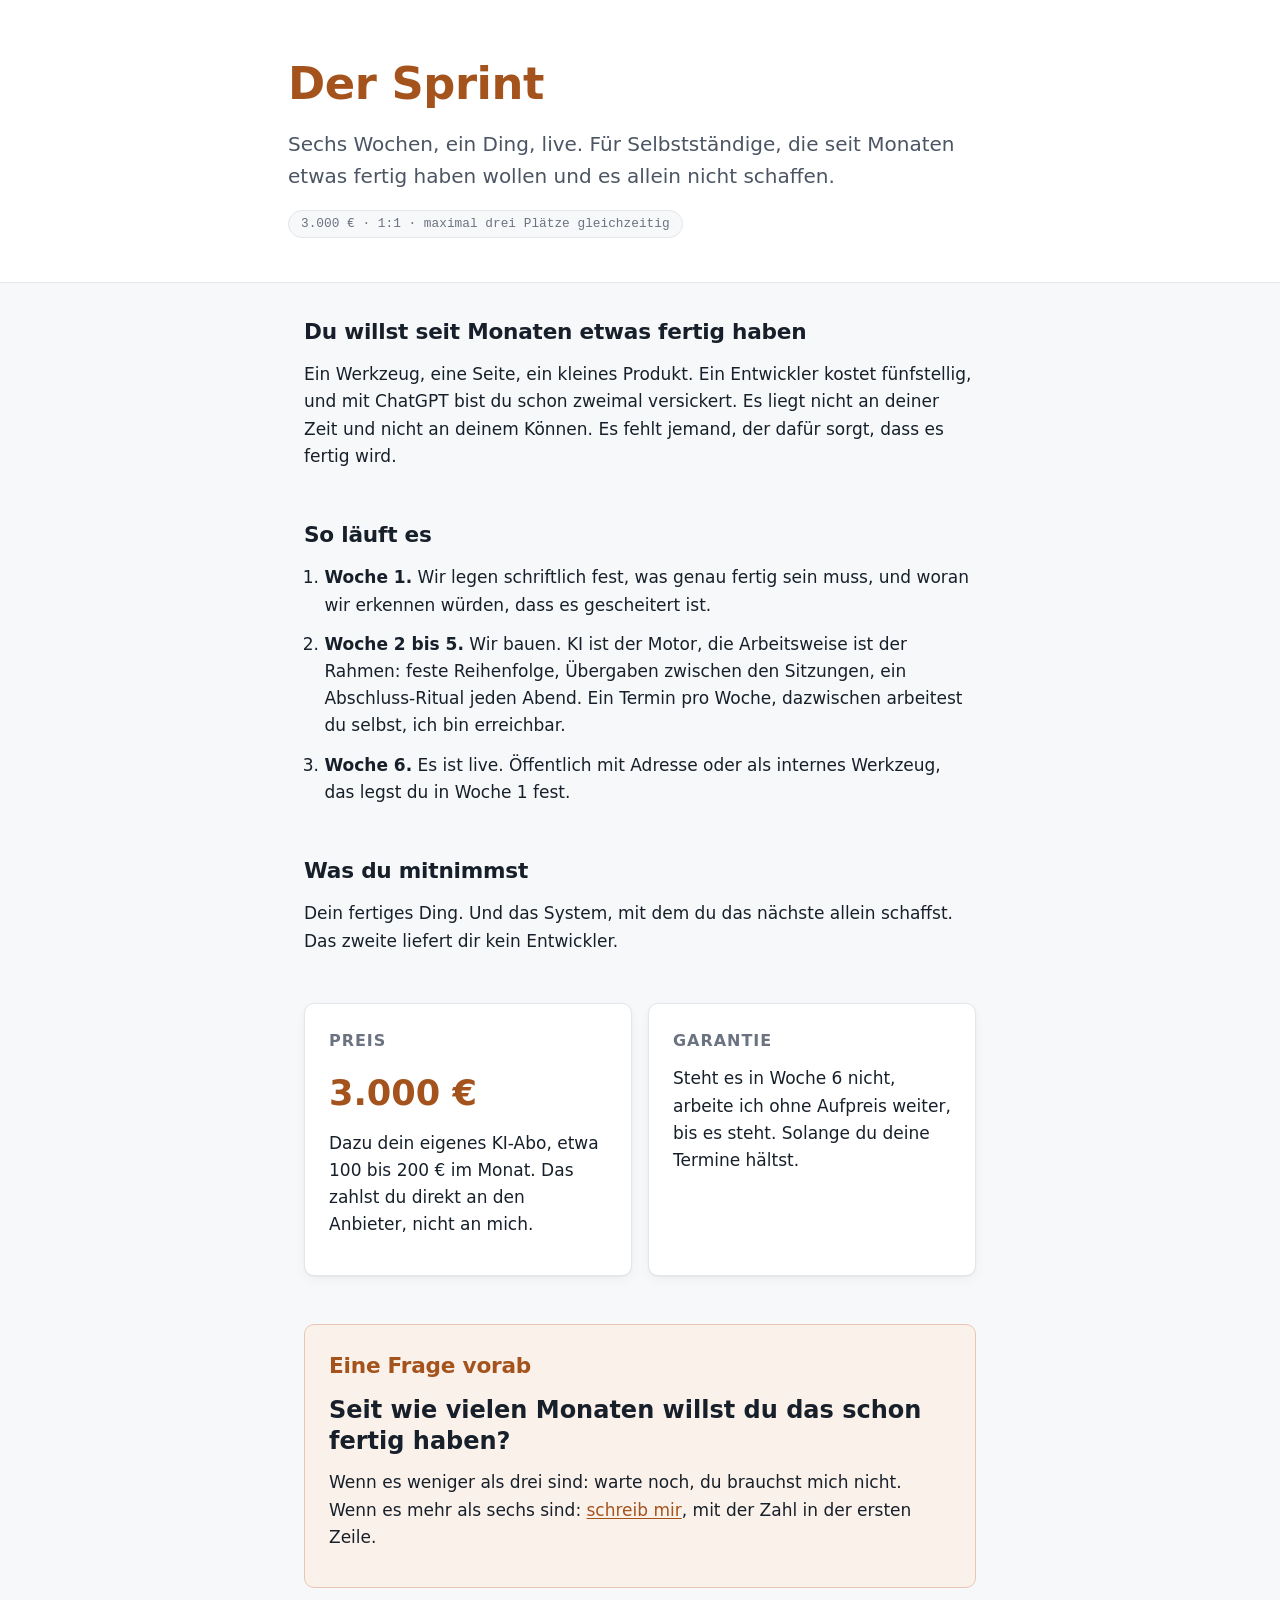
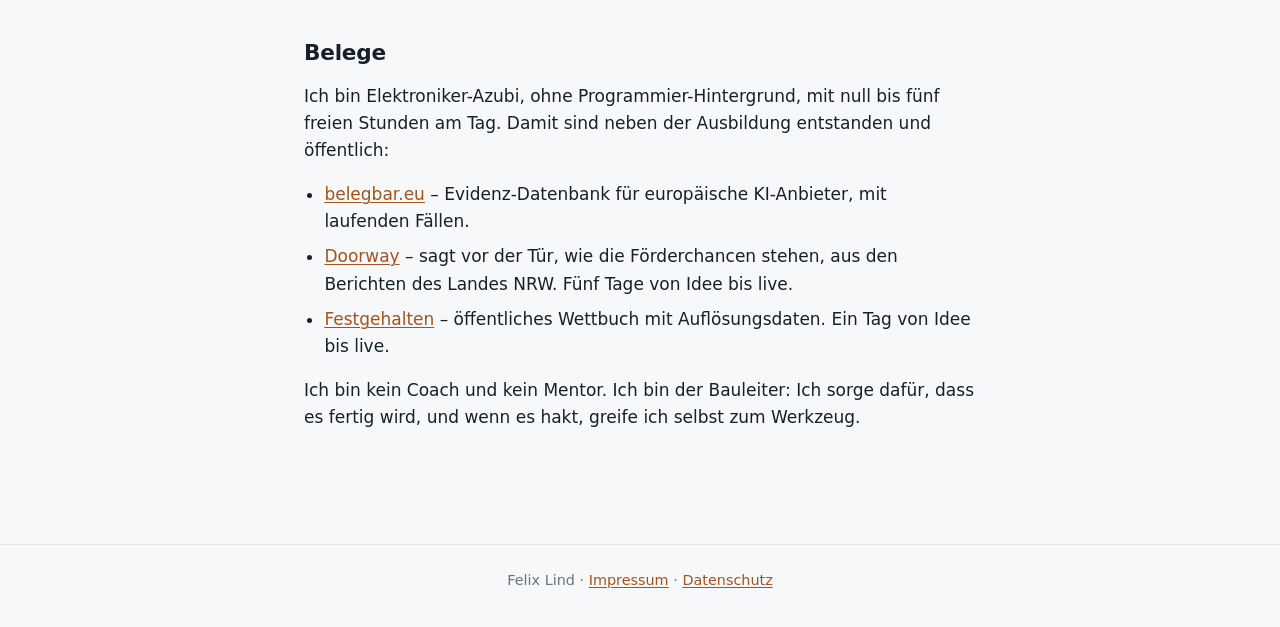
<file: site/index.html>
<!doctype html>
<html lang="de">
<head>
<meta charset="utf-8">
<meta name="viewport" content="width=device-width, initial-scale=1">
<title>Der Sprint — sechs Wochen, ein Ding, live</title>
<meta name="description" content="Sechs Wochen Bauleitung für Solo-Selbstständige, die ihr digitales Werkzeug seit Monaten nicht fertig bekommen. 3.000 €, mit Garantie.">
<link rel="stylesheet" href="stil.css">
</head>
<body>
<header>
  <div class="innen">
  <h1>Der Sprint</h1>
  <p class="claim">Sechs Wochen, ein Ding, live. Für Selbstständige, die seit Monaten etwas fertig haben wollen und es allein nicht schaffen.</p>
  <p class="stand">3.000 € · 1:1 · maximal drei Plätze gleichzeitig</p>
  </div>
</header>

<main>
  <section aria-labelledby="fuer-wen">
    <h2 id="fuer-wen">Du willst seit Monaten etwas fertig haben</h2>
    <p>Ein Werkzeug, eine Seite, ein kleines Produkt. Ein Entwickler kostet fünfstellig, und mit ChatGPT bist du schon zweimal versickert. Es liegt nicht an deiner Zeit und nicht an deinem Können. Es fehlt jemand, der dafür sorgt, dass es fertig wird.</p>
  </section>

  <section aria-labelledby="ablauf">
    <h2 id="ablauf">So läuft es</h2>
    <ol class="wochen">
      <li><strong>Woche 1.</strong> Wir legen schriftlich fest, was genau fertig sein muss, und woran wir erkennen würden, dass es gescheitert ist.</li>
      <li><strong>Woche 2 bis 5.</strong> Wir bauen. KI ist der Motor, die Arbeitsweise ist der Rahmen: feste Reihenfolge, Übergaben zwischen den Sitzungen, ein Abschluss-Ritual jeden Abend. Ein Termin pro Woche, dazwischen arbeitest du selbst, ich bin erreichbar.</li>
      <li><strong>Woche 6.</strong> Es ist live. Öffentlich mit Adresse oder als internes Werkzeug, das legst du in Woche 1 fest.</li>
    </ol>
  </section>

  <section aria-labelledby="mitnahme">
    <h2 id="mitnahme">Was du mitnimmst</h2>
    <p>Dein fertiges Ding. Und das System, mit dem du das nächste allein schaffst. Das zweite liefert dir kein Entwickler.</p>
  </section>

  <section class="karten" aria-label="Preis und Garantie">
    <div class="karte">
      <h2>Preis</h2>
      <p class="zahl">3.000 €</p>
      <p>Dazu dein eigenes KI-Abo, etwa 100 bis 200 € im Monat. Das zahlst du direkt an den Anbieter, nicht an mich.</p>
    </div>
    <div class="karte">
      <h2>Garantie</h2>
      <p>Steht es in Woche 6 nicht, arbeite ich ohne Aufpreis weiter, bis es steht. Solange du deine Termine hältst.</p>
    </div>
  </section>

  <section class="frage" aria-labelledby="frage-titel">
    <h2 id="frage-titel">Eine Frage vorab</h2>
    <p class="gross">Seit wie vielen Monaten willst du das schon fertig haben?</p>
    <p>Wenn es weniger als drei sind: warte noch, du brauchst mich nicht. Wenn es mehr als sechs sind: <a href="mailto:felix.h.lind@gmail.com?subject=Sprint">schreib mir</a>, mit der Zahl in der ersten Zeile.</p>
  </section>

  <section aria-labelledby="belege">
    <h2 id="belege">Belege</h2>
    <p>Ich bin Elektroniker-Azubi, ohne Programmier-Hintergrund, mit null bis fünf freien Stunden am Tag. Damit sind neben der Ausbildung entstanden und öffentlich:</p>
    <ul class="belege">
      <li><a href="https://belegbar.eu">belegbar.eu</a> – Evidenz-Datenbank für europäische KI-Anbieter, mit laufenden Fällen.</li>
      <li><a href="https://felix3c.github.io/doorway/">Doorway</a> – sagt vor der Tür, wie die Förderchancen stehen, aus den Berichten des Landes NRW. Fünf Tage von Idee bis live.</li>
      <li><a href="https://felix3c.github.io/festgehalten/">Festgehalten</a> – öffentliches Wettbuch mit Auflösungsdaten. Ein Tag von Idee bis live.</li>
    </ul>
    <p>Ich bin kein Coach und kein Mentor. Ich bin der Bauleiter: Ich sorge dafür, dass es fertig wird, und wenn es hakt, greife ich selbst zum Werkzeug.</p>
  </section>
</main>

<footer>
  <p>Felix Lind · <a href="impressum.html">Impressum</a> · <a href="datenschutz.html">Datenschutz</a></p>
</footer>
</body>
</html>
</file>
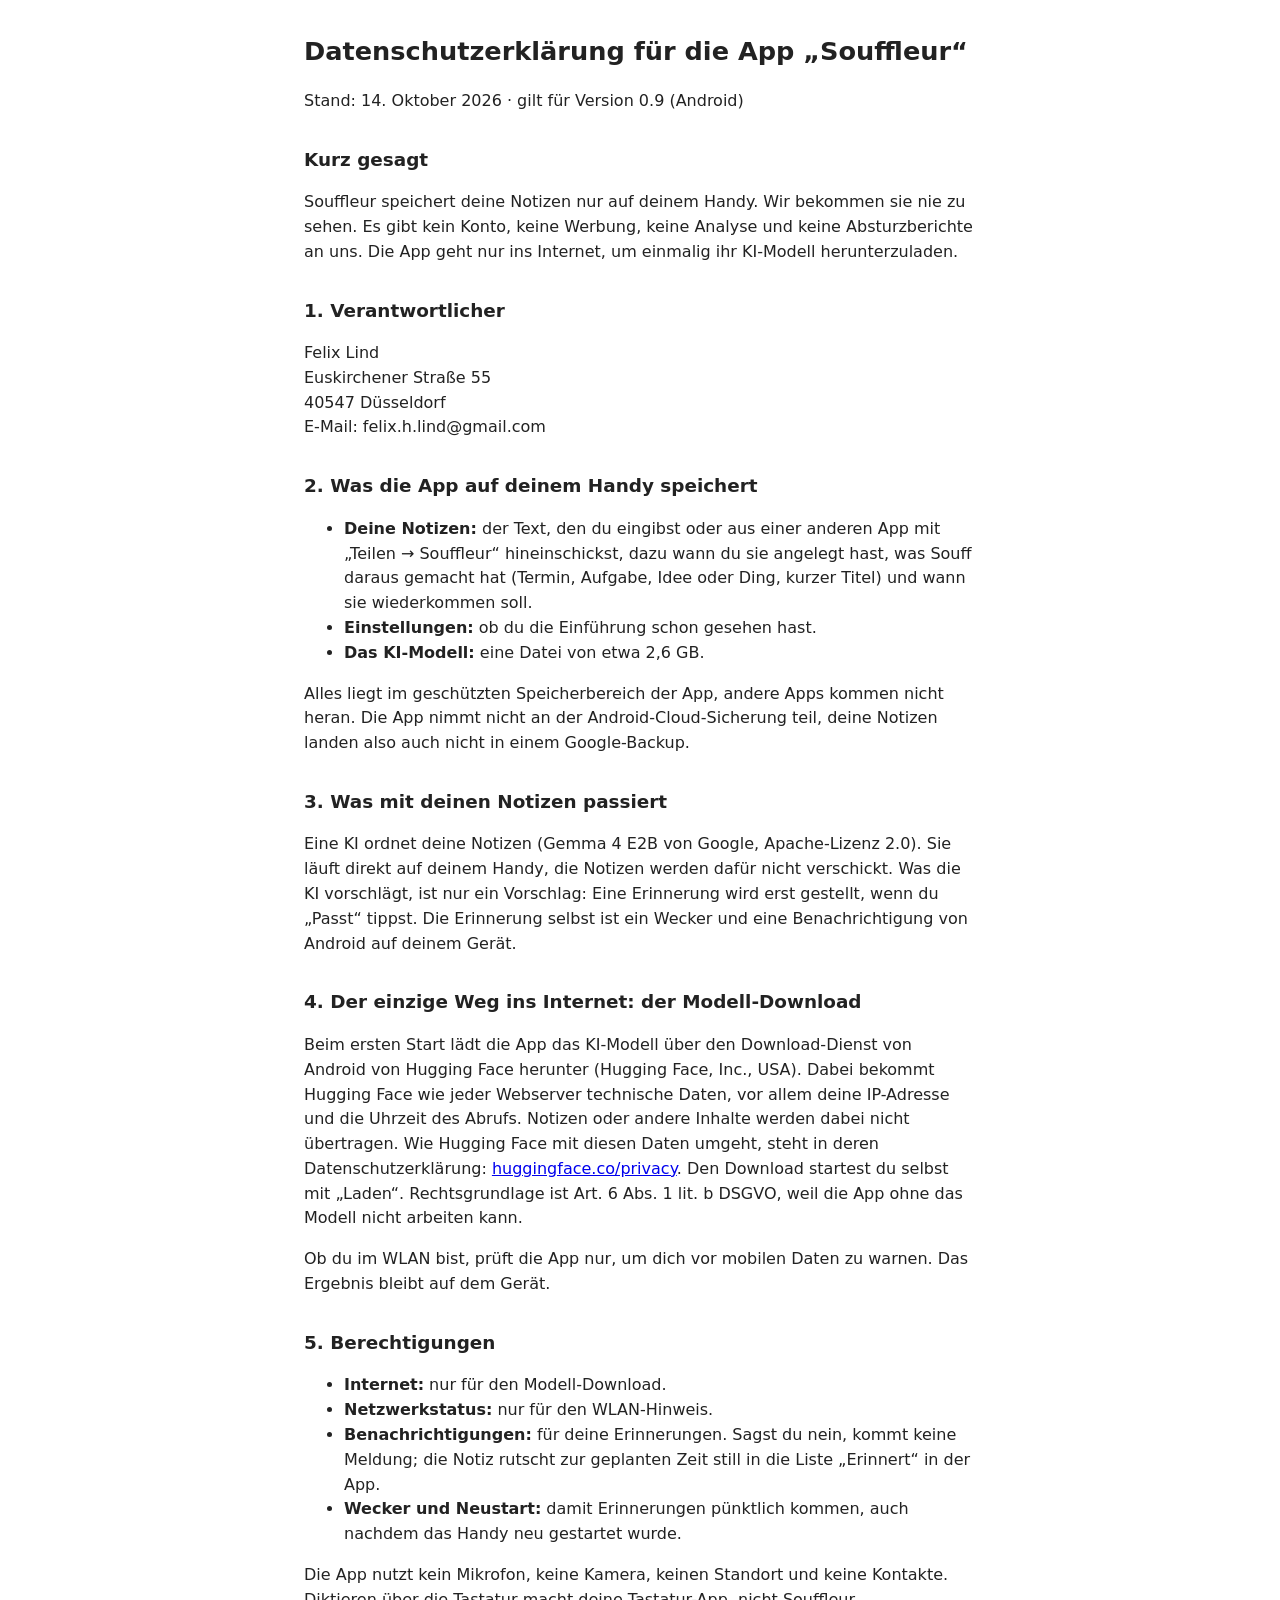
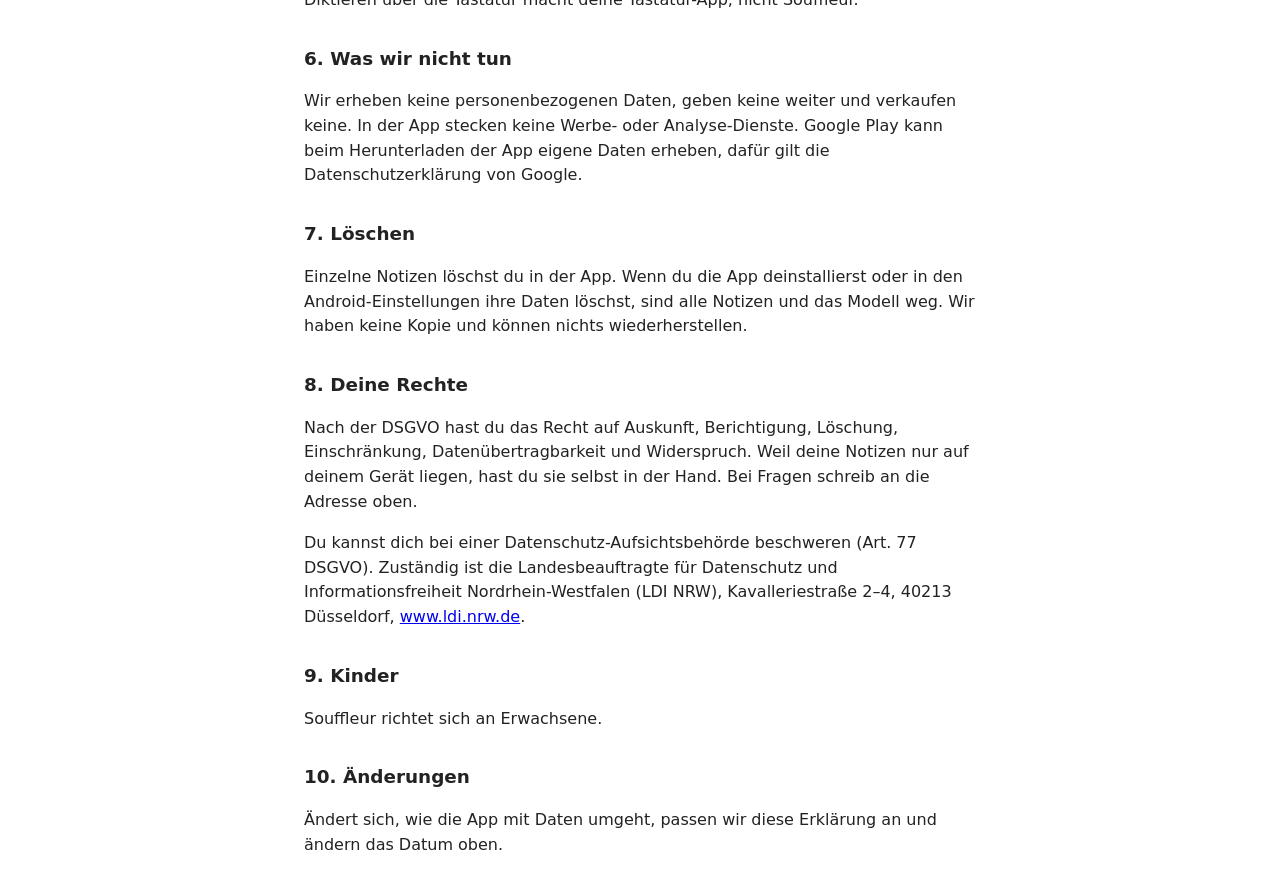
<file: souffleur-datenschutz.html>
<!DOCTYPE html>
<html lang="de">
<head>
<meta charset="utf-8">
<meta name="viewport" content="width=device-width, initial-scale=1">
<title>Souffleur – Datenschutzerklärung</title>
<style>
  body { font-family: system-ui, sans-serif; max-width: 42rem; margin: 2rem auto; padding: 0 1rem; line-height: 1.55; color: #222; }
  h1 { font-size: 1.6rem; } h2 { font-size: 1.15rem; margin-top: 2rem; }
</style>
</head>
<body>
<!-- ENTWURF Dauerlauf 14.10.2026, lokal, nicht veröffentlicht. Anschrift/Mail aus fragebogen/seite/datenschutz.html übernommen;
     Felix bestätigt vor dem Hochladen (B7: öffentliche Kontaktadresse für die App). -->
<h1>Datenschutzerklärung für die App „Souffleur“</h1>
<p>Stand: 14. Oktober 2026 · gilt für Version 0.9 (Android)</p>

<h2>Kurz gesagt</h2>
<p>Souffleur speichert deine Notizen nur auf deinem Handy. Wir bekommen sie nie zu sehen. Es gibt kein Konto, keine Werbung,
keine Analyse und keine Absturzberichte an uns. Die App geht nur ins Internet, um einmalig ihr KI-Modell herunterzuladen.</p>

<h2>1. Verantwortlicher</h2>
<p>Felix Lind<br>Euskirchener Straße 55<br>40547 Düsseldorf<br>E-Mail: felix.h.lind@gmail.com</p>

<h2>2. Was die App auf deinem Handy speichert</h2>
<ul>
  <li><strong>Deine Notizen:</strong> der Text, den du eingibst oder aus einer anderen App mit „Teilen → Souffleur“ hineinschickst,
      dazu wann du sie angelegt hast, was Souff daraus gemacht hat (Termin, Aufgabe, Idee oder Ding, kurzer Titel) und wann sie wiederkommen soll.</li>
  <li><strong>Einstellungen:</strong> ob du die Einführung schon gesehen hast.</li>
  <li><strong>Das KI-Modell:</strong> eine Datei von etwa 2,6 GB.</li>
</ul>
<p>Alles liegt im geschützten Speicherbereich der App, andere Apps kommen nicht heran. Die App nimmt nicht an der
Android-Cloud-Sicherung teil, deine Notizen landen also auch nicht in einem Google-Backup.</p>

<h2>3. Was mit deinen Notizen passiert</h2>
<p>Eine KI ordnet deine Notizen (Gemma 4 E2B von Google, Apache-Lizenz 2.0). Sie läuft direkt auf deinem Handy, die Notizen werden
dafür nicht verschickt. Was die KI vorschlägt, ist nur ein Vorschlag: Eine Erinnerung wird erst gestellt, wenn du „Passt“ tippst.
Die Erinnerung selbst ist ein Wecker und eine Benachrichtigung von Android auf deinem Gerät.</p>

<h2>4. Der einzige Weg ins Internet: der Modell-Download</h2>
<p>Beim ersten Start lädt die App das KI-Modell über den Download-Dienst von Android von Hugging Face herunter
(Hugging Face, Inc., USA). Dabei bekommt Hugging Face wie jeder Webserver technische Daten, vor allem deine IP-Adresse und
die Uhrzeit des Abrufs. Notizen oder andere Inhalte werden dabei nicht übertragen. Wie Hugging Face mit diesen Daten umgeht, steht in
deren Datenschutzerklärung: <a href="https://huggingface.co/privacy">huggingface.co/privacy</a>.
Den Download startest du selbst mit „Laden“. Rechtsgrundlage ist Art. 6 Abs. 1 lit. b DSGVO, weil die App ohne das Modell nicht arbeiten kann.</p>
<p>Ob du im WLAN bist, prüft die App nur, um dich vor mobilen Daten zu warnen. Das Ergebnis bleibt auf dem Gerät.</p>

<h2>5. Berechtigungen</h2>
<ul>
  <li><strong>Internet:</strong> nur für den Modell-Download.</li>
  <li><strong>Netzwerkstatus:</strong> nur für den WLAN-Hinweis.</li>
  <li><strong>Benachrichtigungen:</strong> für deine Erinnerungen. Sagst du nein, kommt keine Meldung; die Notiz rutscht zur geplanten Zeit still in die Liste „Erinnert“ in der App.</li>
  <li><strong>Wecker und Neustart:</strong> damit Erinnerungen pünktlich kommen, auch nachdem das Handy neu gestartet wurde.</li>
</ul>
<p>Die App nutzt kein Mikrofon, keine Kamera, keinen Standort und keine Kontakte. Diktieren über die Tastatur macht deine Tastatur-App, nicht Souffleur.</p>

<h2>6. Was wir nicht tun</h2>
<p>Wir erheben keine personenbezogenen Daten, geben keine weiter und verkaufen keine. In der App stecken keine Werbe- oder Analyse-Dienste.
Google Play kann beim Herunterladen der App eigene Daten erheben, dafür gilt die Datenschutzerklärung von Google.</p>

<h2>7. Löschen</h2>
<p>Einzelne Notizen löschst du in der App. Wenn du die App deinstallierst oder in den Android-Einstellungen ihre Daten löschst, sind alle Notizen
und das Modell weg. Wir haben keine Kopie und können nichts wiederherstellen.</p>

<h2>8. Deine Rechte</h2>
<p>Nach der DSGVO hast du das Recht auf Auskunft, Berichtigung, Löschung, Einschränkung, Datenübertragbarkeit und Widerspruch.
Weil deine Notizen nur auf deinem Gerät liegen, hast du sie selbst in der Hand. Bei Fragen schreib an die Adresse oben.</p>
<p>Du kannst dich bei einer Datenschutz-Aufsichtsbehörde beschweren (Art. 77 DSGVO). Zuständig ist die Landesbeauftragte für Datenschutz
und Informationsfreiheit Nordrhein-Westfalen (LDI NRW), Kavalleriestraße 2–4, 40213 Düsseldorf, <a href="https://www.ldi.nrw.de">www.ldi.nrw.de</a>.</p>

<h2>9. Kinder</h2>
<p>Souffleur richtet sich an Erwachsene.</p>

<h2>10. Änderungen</h2>
<p>Ändert sich, wie die App mit Daten umgeht, passen wir diese Erklärung an und ändern das Datum oben.</p>
</body>
</html>
</file>
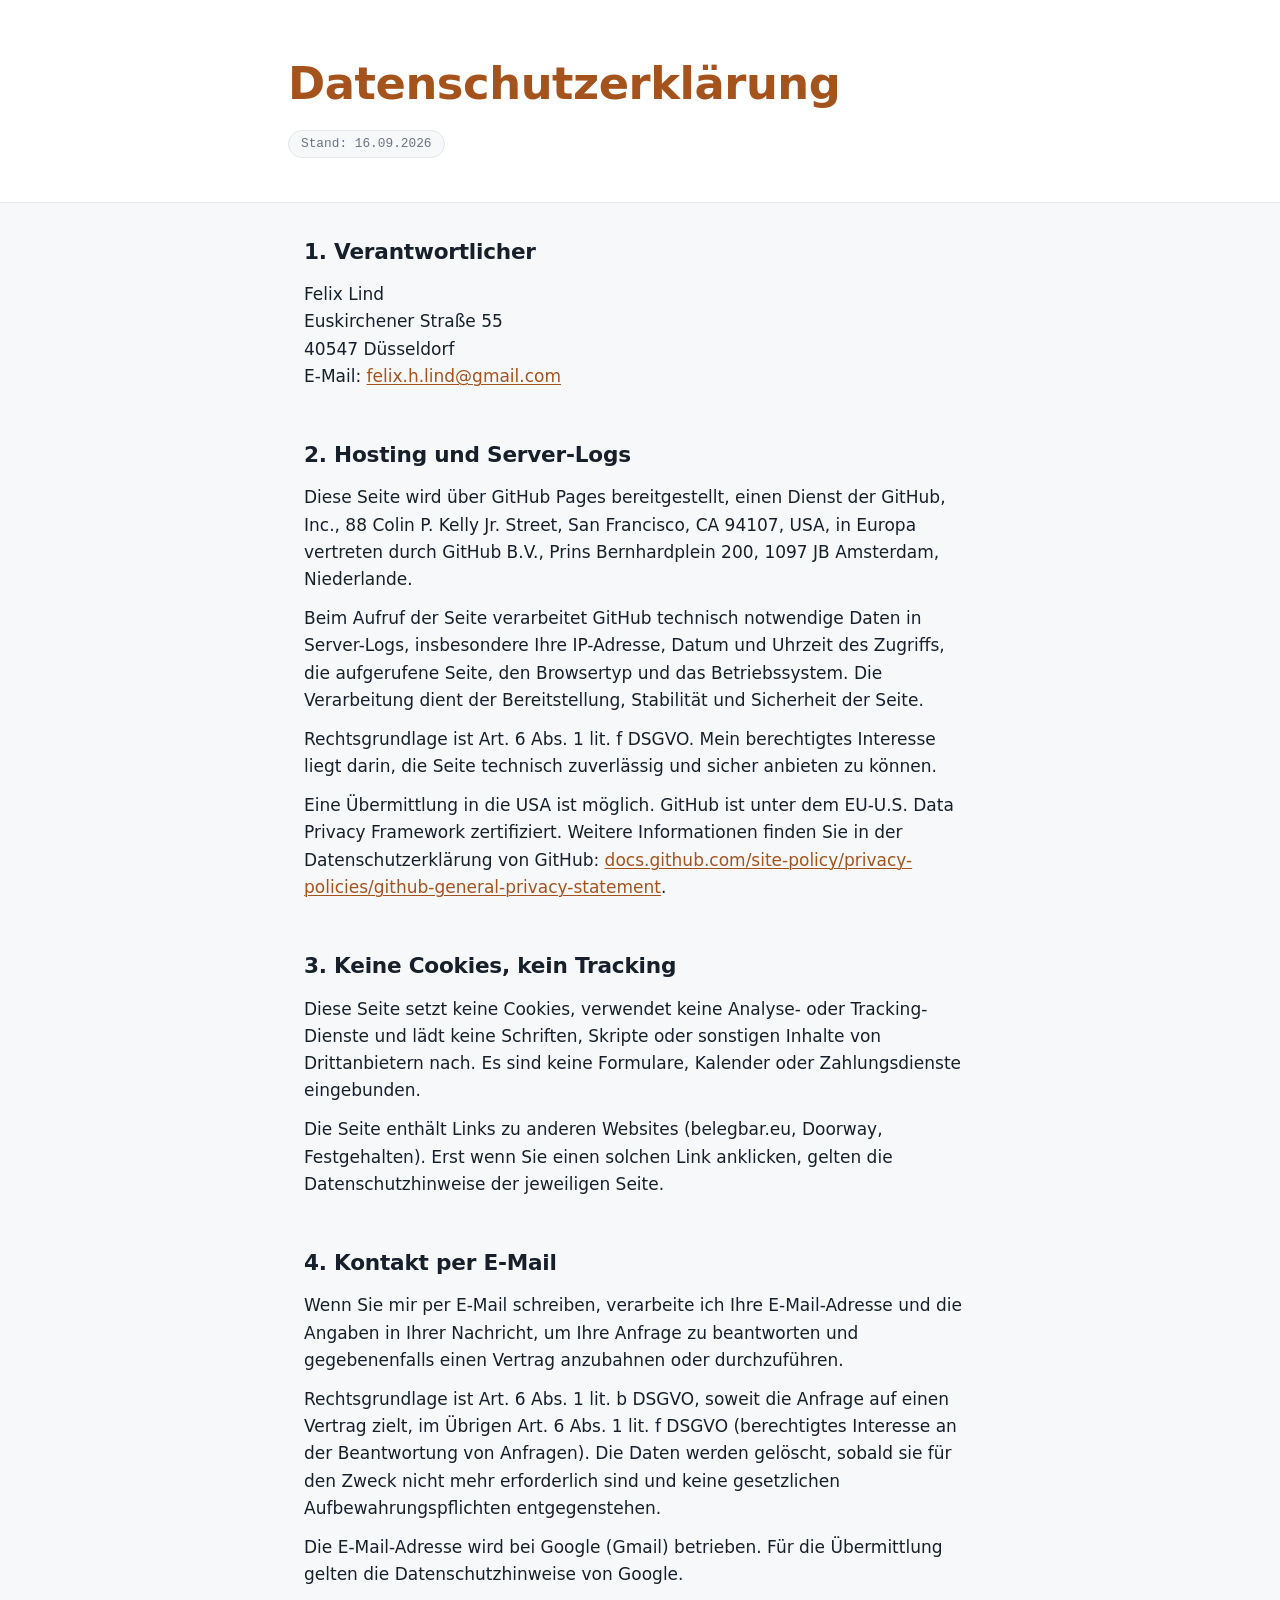
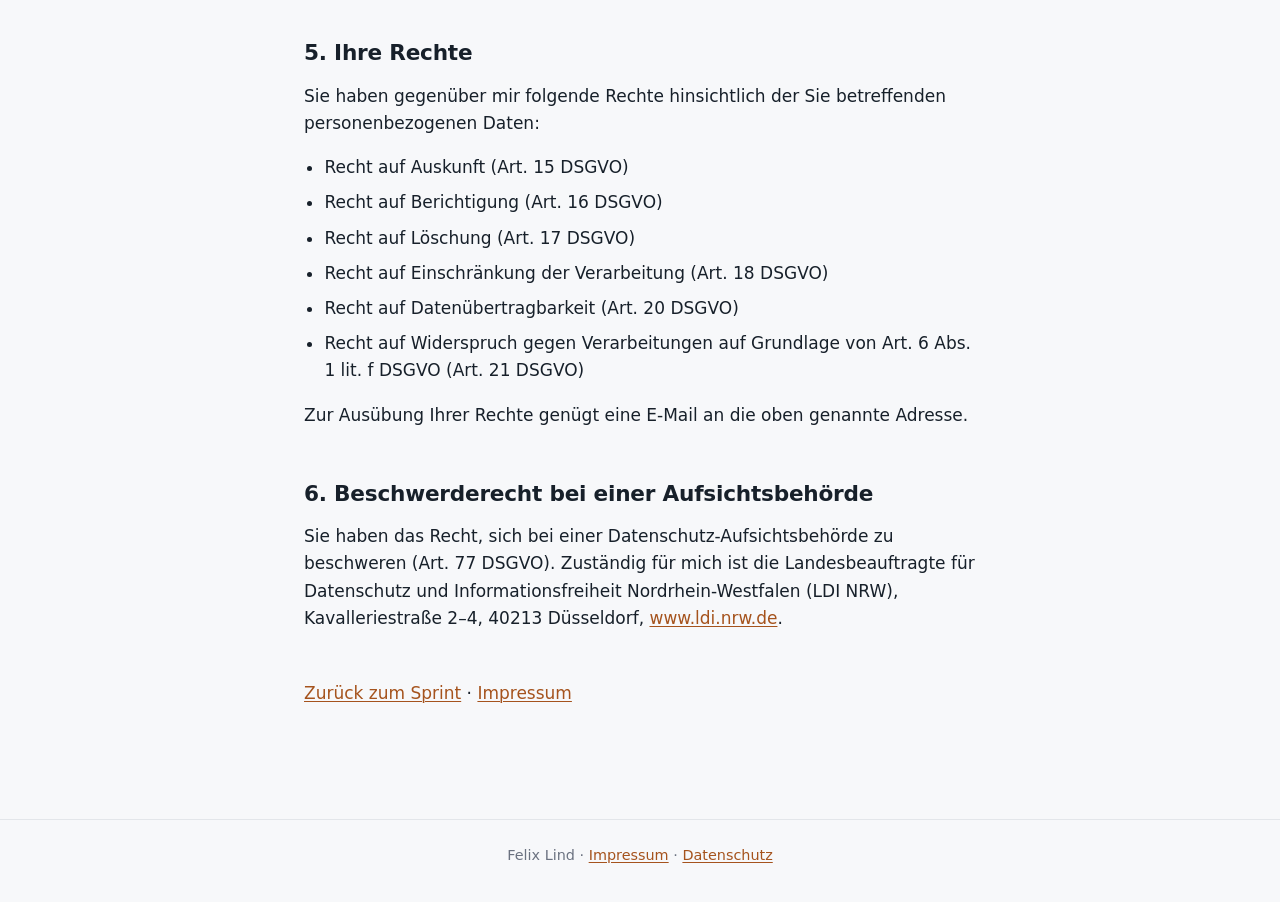
<file: site/datenschutz.html>
<!doctype html>
<html lang="de">
<head>
<meta charset="utf-8">
<meta name="viewport" content="width=device-width, initial-scale=1">
<title>Datenschutz — Der Sprint</title>
<link rel="stylesheet" href="stil.css">
</head>
<body>
<header>
  <div class="innen">
  <h1>Datenschutzerklärung</h1>
  <p class="stand">Stand: 16.09.2026</p>
  </div>
</header>
<main>
  <section aria-labelledby="verantwortlicher">
    <h2 id="verantwortlicher">1. Verantwortlicher</h2>
    <p>Felix Lind<br>Euskirchener Straße 55<br>40547 Düsseldorf<br>E-Mail: <a href="mailto:felix.h.lind@gmail.com">felix.h.lind@gmail.com</a></p>
  </section>

  <section aria-labelledby="hosting">
    <h2 id="hosting">2. Hosting und Server-Logs</h2>
    <p>Diese Seite wird über GitHub Pages bereitgestellt, einen Dienst der GitHub, Inc., 88 Colin P. Kelly Jr. Street, San Francisco, CA 94107, USA, in Europa vertreten durch GitHub B.V., Prins Bernhardplein 200, 1097 JB Amsterdam, Niederlande.</p>
    <p>Beim Aufruf der Seite verarbeitet GitHub technisch notwendige Daten in Server-Logs, insbesondere Ihre IP-Adresse, Datum und Uhrzeit des Zugriffs, die aufgerufene Seite, den Browsertyp und das Betriebssystem. Die Verarbeitung dient der Bereitstellung, Stabilität und Sicherheit der Seite.</p>
    <p>Rechtsgrundlage ist Art. 6 Abs. 1 lit. f DSGVO. Mein berechtigtes Interesse liegt darin, die Seite technisch zuverlässig und sicher anbieten zu können.</p>
    <p>Eine Übermittlung in die USA ist möglich. GitHub ist unter dem EU-U.S. Data Privacy Framework zertifiziert. Weitere Informationen finden Sie in der Datenschutzerklärung von GitHub: <a href="https://docs.github.com/site-policy/privacy-policies/github-general-privacy-statement">docs.github.com/site-policy/privacy-policies/github-general-privacy-statement</a>.</p>
  </section>

  <section aria-labelledby="cookies">
    <h2 id="cookies">3. Keine Cookies, kein Tracking</h2>
    <p>Diese Seite setzt keine Cookies, verwendet keine Analyse- oder Tracking-Dienste und lädt keine Schriften, Skripte oder sonstigen Inhalte von Drittanbietern nach. Es sind keine Formulare, Kalender oder Zahlungsdienste eingebunden.</p>
    <p>Die Seite enthält Links zu anderen Websites (belegbar.eu, Doorway, Festgehalten). Erst wenn Sie einen solchen Link anklicken, gelten die Datenschutzhinweise der jeweiligen Seite.</p>
  </section>

  <section aria-labelledby="kontakt">
    <h2 id="kontakt">4. Kontakt per E-Mail</h2>
    <p>Wenn Sie mir per E-Mail schreiben, verarbeite ich Ihre E-Mail-Adresse und die Angaben in Ihrer Nachricht, um Ihre Anfrage zu beantworten und gegebenenfalls einen Vertrag anzubahnen oder durchzuführen.</p>
    <p>Rechtsgrundlage ist Art. 6 Abs. 1 lit. b DSGVO, soweit die Anfrage auf einen Vertrag zielt, im Übrigen Art. 6 Abs. 1 lit. f DSGVO (berechtigtes Interesse an der Beantwortung von Anfragen). Die Daten werden gelöscht, sobald sie für den Zweck nicht mehr erforderlich sind und keine gesetzlichen Aufbewahrungspflichten entgegenstehen.</p>
    <p>Die E-Mail-Adresse wird bei Google (Gmail) betrieben. Für die Übermittlung gelten die Datenschutzhinweise von Google.</p>
  </section>

  <section aria-labelledby="rechte">
    <h2 id="rechte">5. Ihre Rechte</h2>
    <p>Sie haben gegenüber mir folgende Rechte hinsichtlich der Sie betreffenden personenbezogenen Daten:</p>
    <ul class="belege">
      <li>Recht auf Auskunft (Art. 15 DSGVO)</li>
      <li>Recht auf Berichtigung (Art. 16 DSGVO)</li>
      <li>Recht auf Löschung (Art. 17 DSGVO)</li>
      <li>Recht auf Einschränkung der Verarbeitung (Art. 18 DSGVO)</li>
      <li>Recht auf Datenübertragbarkeit (Art. 20 DSGVO)</li>
      <li>Recht auf Widerspruch gegen Verarbeitungen auf Grundlage von Art. 6 Abs. 1 lit. f DSGVO (Art. 21 DSGVO)</li>
    </ul>
    <p>Zur Ausübung Ihrer Rechte genügt eine E-Mail an die oben genannte Adresse.</p>
  </section>

  <section aria-labelledby="beschwerde">
    <h2 id="beschwerde">6. Beschwerderecht bei einer Aufsichtsbehörde</h2>
    <p>Sie haben das Recht, sich bei einer Datenschutz-Aufsichtsbehörde zu beschweren (Art. 77 DSGVO). Zuständig für mich ist die Landesbeauftragte für Datenschutz und Informationsfreiheit Nordrhein-Westfalen (LDI NRW), Kavalleriestraße 2–4, 40213 Düsseldorf, <a href="https://www.ldi.nrw.de">www.ldi.nrw.de</a>.</p>
  </section>

  <section>
    <p><a href="index.html">Zurück zum Sprint</a> · <a href="impressum.html">Impressum</a></p>
  </section>
</main>
<footer>
  <p>Felix Lind · <a href="impressum.html">Impressum</a> · <a href="datenschutz.html">Datenschutz</a></p>
</footer>
</body>
</html>
</file>
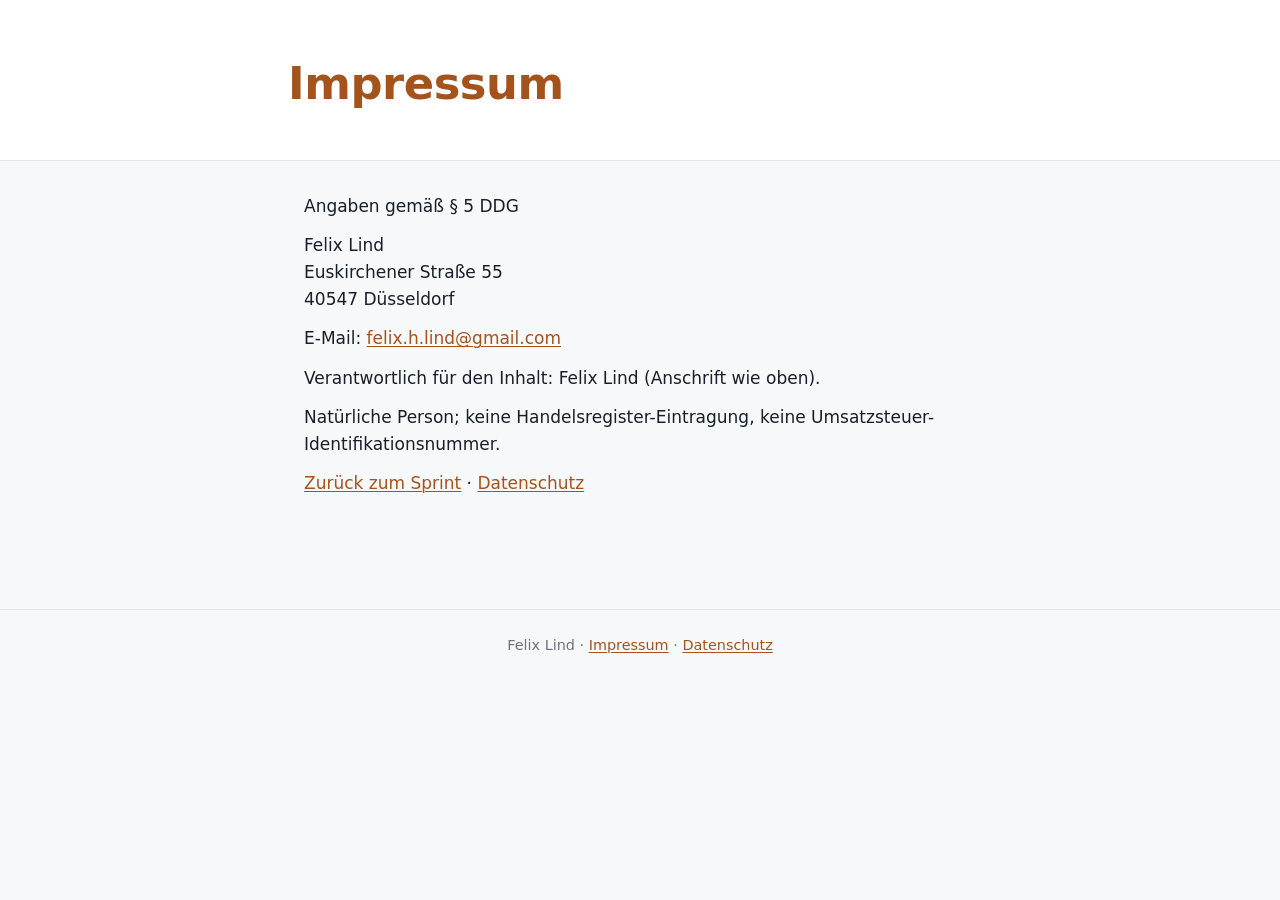
<file: site/impressum.html>
<!doctype html>
<html lang="de">
<head>
<meta charset="utf-8">
<meta name="viewport" content="width=device-width, initial-scale=1">
<title>Impressum — Der Sprint</title>
<link rel="stylesheet" href="stil.css">
</head>
<body>
<header>
  <div class="innen">
  <h1>Impressum</h1>
  </div>
</header>
<main>
  <section>
    <p>Angaben gemäß § 5 DDG</p>
    <p>Felix Lind<br>Euskirchener Straße 55<br>40547 Düsseldorf</p>
    <p>E-Mail: <a href="mailto:felix.h.lind@gmail.com">felix.h.lind@gmail.com</a></p>
    <p>Verantwortlich für den Inhalt: Felix Lind (Anschrift wie oben).</p>
    <p>Natürliche Person; keine Handelsregister-Eintragung, keine Umsatzsteuer-Identifikationsnummer.</p>
    <p><a href="index.html">Zurück zum Sprint</a> · <a href="datenschutz.html">Datenschutz</a></p>
  </section>
</main>
<footer>
  <p>Felix Lind · <a href="impressum.html">Impressum</a> · <a href="datenschutz.html">Datenschutz</a></p>
</footer>
</body>
</html>
</file>
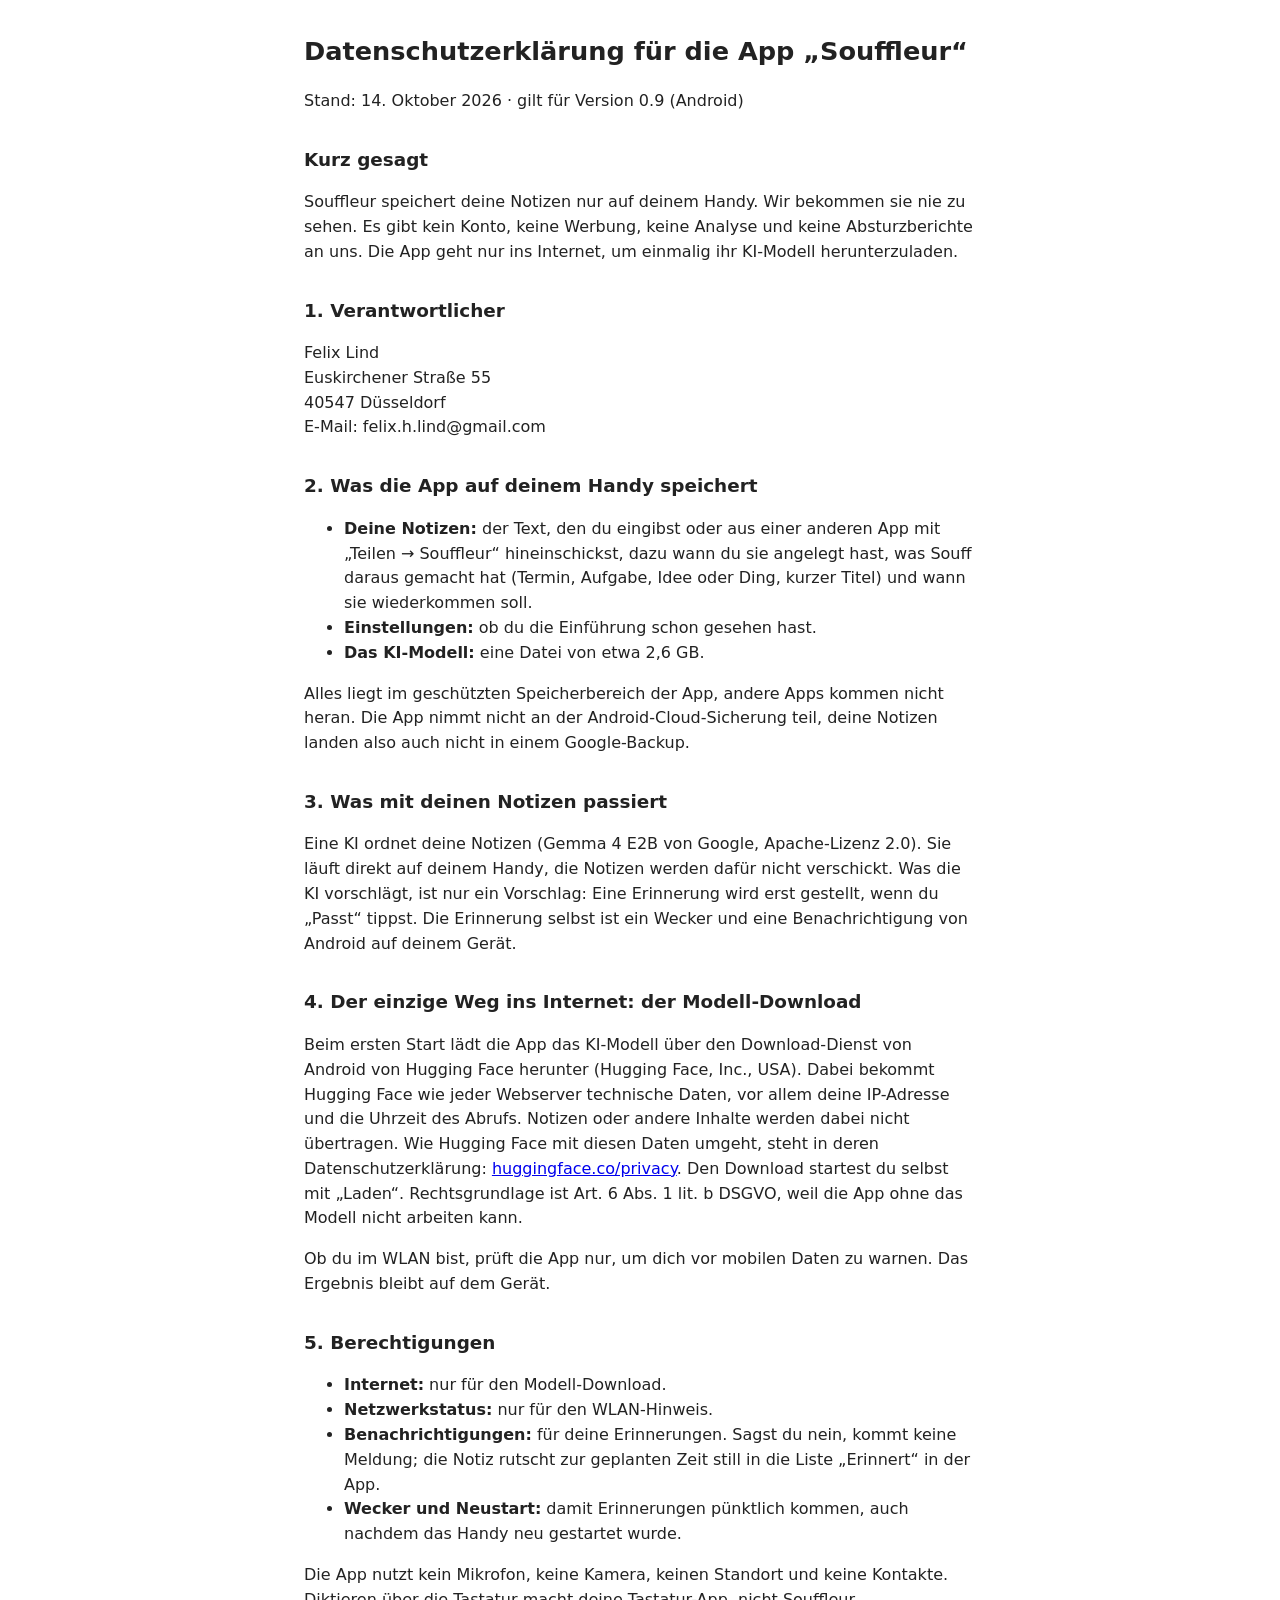
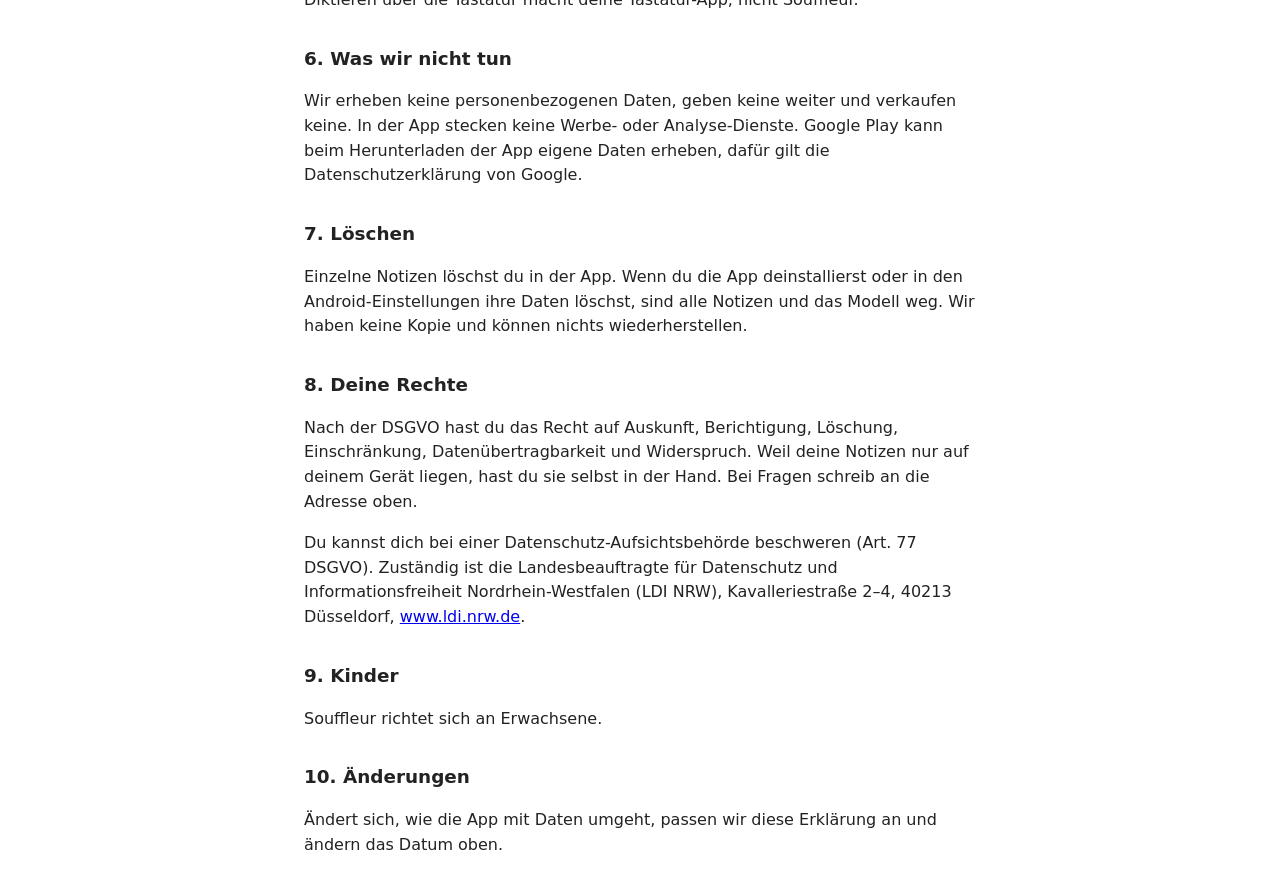
<file: site/souffleur-datenschutz.html>
<!DOCTYPE html>
<html lang="de">
<head>
<meta charset="utf-8">
<meta name="viewport" content="width=device-width, initial-scale=1">
<title>Souffleur – Datenschutzerklärung</title>
<style>
  body { font-family: system-ui, sans-serif; max-width: 42rem; margin: 2rem auto; padding: 0 1rem; line-height: 1.55; color: #222; }
  h1 { font-size: 1.6rem; } h2 { font-size: 1.15rem; margin-top: 2rem; }
</style>
</head>
<body>
<h1>Datenschutzerklärung für die App „Souffleur“</h1>
<p>Stand: 14. Oktober 2026 · gilt für Version 0.9 (Android)</p>

<h2>Kurz gesagt</h2>
<p>Souffleur speichert deine Notizen nur auf deinem Handy. Wir bekommen sie nie zu sehen. Es gibt kein Konto, keine Werbung,
keine Analyse und keine Absturzberichte an uns. Die App geht nur ins Internet, um einmalig ihr KI-Modell herunterzuladen.</p>

<h2>1. Verantwortlicher</h2>
<p>Felix Lind<br>Euskirchener Straße 55<br>40547 Düsseldorf<br>E-Mail: felix.h.lind@gmail.com</p>

<h2>2. Was die App auf deinem Handy speichert</h2>
<ul>
  <li><strong>Deine Notizen:</strong> der Text, den du eingibst oder aus einer anderen App mit „Teilen → Souffleur“ hineinschickst,
      dazu wann du sie angelegt hast, was Souff daraus gemacht hat (Termin, Aufgabe, Idee oder Ding, kurzer Titel) und wann sie wiederkommen soll.</li>
  <li><strong>Einstellungen:</strong> ob du die Einführung schon gesehen hast.</li>
  <li><strong>Das KI-Modell:</strong> eine Datei von etwa 2,6 GB.</li>
</ul>
<p>Alles liegt im geschützten Speicherbereich der App, andere Apps kommen nicht heran. Die App nimmt nicht an der
Android-Cloud-Sicherung teil, deine Notizen landen also auch nicht in einem Google-Backup.</p>

<h2>3. Was mit deinen Notizen passiert</h2>
<p>Eine KI ordnet deine Notizen (Gemma 4 E2B von Google, Apache-Lizenz 2.0). Sie läuft direkt auf deinem Handy, die Notizen werden
dafür nicht verschickt. Was die KI vorschlägt, ist nur ein Vorschlag: Eine Erinnerung wird erst gestellt, wenn du „Passt“ tippst.
Die Erinnerung selbst ist ein Wecker und eine Benachrichtigung von Android auf deinem Gerät.</p>

<h2>4. Der einzige Weg ins Internet: der Modell-Download</h2>
<p>Beim ersten Start lädt die App das KI-Modell über den Download-Dienst von Android von Hugging Face herunter
(Hugging Face, Inc., USA). Dabei bekommt Hugging Face wie jeder Webserver technische Daten, vor allem deine IP-Adresse und
die Uhrzeit des Abrufs. Notizen oder andere Inhalte werden dabei nicht übertragen. Wie Hugging Face mit diesen Daten umgeht, steht in
deren Datenschutzerklärung: <a href="https://huggingface.co/privacy">huggingface.co/privacy</a>.
Den Download startest du selbst mit „Laden“. Rechtsgrundlage ist Art. 6 Abs. 1 lit. b DSGVO, weil die App ohne das Modell nicht arbeiten kann.</p>
<p>Ob du im WLAN bist, prüft die App nur, um dich vor mobilen Daten zu warnen. Das Ergebnis bleibt auf dem Gerät.</p>

<h2>5. Berechtigungen</h2>
<ul>
  <li><strong>Internet:</strong> nur für den Modell-Download.</li>
  <li><strong>Netzwerkstatus:</strong> nur für den WLAN-Hinweis.</li>
  <li><strong>Benachrichtigungen:</strong> für deine Erinnerungen. Sagst du nein, kommt keine Meldung; die Notiz rutscht zur geplanten Zeit still in die Liste „Erinnert“ in der App.</li>
  <li><strong>Wecker und Neustart:</strong> damit Erinnerungen pünktlich kommen, auch nachdem das Handy neu gestartet wurde.</li>
</ul>
<p>Die App nutzt kein Mikrofon, keine Kamera, keinen Standort und keine Kontakte. Diktieren über die Tastatur macht deine Tastatur-App, nicht Souffleur.</p>

<h2>6. Was wir nicht tun</h2>
<p>Wir erheben keine personenbezogenen Daten, geben keine weiter und verkaufen keine. In der App stecken keine Werbe- oder Analyse-Dienste.
Google Play kann beim Herunterladen der App eigene Daten erheben, dafür gilt die Datenschutzerklärung von Google.</p>

<h2>7. Löschen</h2>
<p>Einzelne Notizen löschst du in der App. Wenn du die App deinstallierst oder in den Android-Einstellungen ihre Daten löschst, sind alle Notizen
und das Modell weg. Wir haben keine Kopie und können nichts wiederherstellen.</p>

<h2>8. Deine Rechte</h2>
<p>Nach der DSGVO hast du das Recht auf Auskunft, Berichtigung, Löschung, Einschränkung, Datenübertragbarkeit und Widerspruch.
Weil deine Notizen nur auf deinem Gerät liegen, hast du sie selbst in der Hand. Bei Fragen schreib an die Adresse oben.</p>
<p>Du kannst dich bei einer Datenschutz-Aufsichtsbehörde beschweren (Art. 77 DSGVO). Zuständig ist die Landesbeauftragte für Datenschutz
und Informationsfreiheit Nordrhein-Westfalen (LDI NRW), Kavalleriestraße 2–4, 40213 Düsseldorf, <a href="https://www.ldi.nrw.de">www.ldi.nrw.de</a>.</p>

<h2>9. Kinder</h2>
<p>Souffleur richtet sich an Erwachsene.</p>

<h2>10. Änderungen</h2>
<p>Ändert sich, wie die App mit Daten umgeht, passen wir diese Erklärung an und ändern das Datum oben.</p>
</body>
</html>
</file>
<file: site/stil.css>
/* Der Sprint — gleiche Familie wie Doorway: eine Akzentfarbe, 8-px-Raster, ruhige Schrift. */

:root {
  --akzent-h: 24;
  --akzent: hsl(var(--akzent-h) 70% 38%);
  --akzent-hell: hsl(var(--akzent-h) 60% 95%);
  --akzent-rand: hsl(var(--akzent-h) 50% 80%);
  --tinte: #17202a;
  --text-2: #4b5563;
  --text-3: #6b7280;
  --linie: #e3e6ea;
  --flaeche: #ffffff;
  --grund: #f7f8fa;
  --schatten: 0 1px 2px rgb(0 0 0 / 0.05), 0 4px 12px rgb(0 0 0 / 0.04);
  --radius: 10px;
  --sp-1: 4px; --sp-2: 8px; --sp-3: 12px; --sp-4: 16px; --sp-6: 24px; --sp-8: 32px; --sp-12: 48px; --sp-16: 64px;
  --mono: ui-monospace, "Cascadia Mono", Consolas, "SF Mono", monospace;
  --sans: system-ui, -apple-system, "Segoe UI", Roboto, "Helvetica Neue", Arial, sans-serif;
}

@media (prefers-color-scheme: dark) {
  :root {
    --akzent: hsl(var(--akzent-h) 75% 62%);
    --akzent-hell: hsl(var(--akzent-h) 35% 16%);
    --akzent-rand: hsl(var(--akzent-h) 35% 30%);
    --tinte: #e6e8eb;
    --text-2: #b4bac2;
    --text-3: #8b929b;
    --linie: #2a3038;
    --flaeche: #181c21;
    --grund: #111418;
    --schatten: 0 1px 2px rgb(0 0 0 / 0.4);
  }
}

* { box-sizing: border-box; }
html { background: var(--grund); }
body {
  margin: 0;
  color: var(--tinte);
  background: var(--grund);
  font: 17px/1.6 var(--sans);
  -webkit-font-smoothing: antialiased;
}
a { color: var(--akzent); text-decoration-thickness: 1px; text-underline-offset: 2px; }
a:hover { text-decoration-thickness: 2px; }

header {
  background: var(--flaeche);
  border-bottom: 1px solid var(--linie);
  padding: var(--sp-12) var(--sp-4) var(--sp-8);
}
header .innen { max-width: 44rem; margin: 0 auto; }
header h1 {
  margin: 0 0 var(--sp-2);
  font-size: clamp(2rem, 1.5rem + 2vw, 2.8rem);
  font-weight: 700;
  letter-spacing: -0.01em;
  color: var(--akzent);
}
.claim { margin: 0 0 var(--sp-4); font-size: 1.25rem; color: var(--text-2); }
.stand {
  display: inline-block;
  font: 0.8rem/1.4 var(--mono);
  color: var(--text-3);
  background: var(--grund);
  border: 1px solid var(--linie);
  border-radius: 999px;
  padding: var(--sp-1) var(--sp-3);
}

main { max-width: 44rem; margin: 0 auto; padding: var(--sp-8) var(--sp-4) var(--sp-16); }
section { margin-bottom: var(--sp-12); }
h2 { font-size: 1.35rem; margin: 0 0 var(--sp-3); letter-spacing: -0.01em; }
p { margin: 0 0 var(--sp-3); }

.wochen { padding-left: 1.2em; margin: 0; }
.wochen li { margin-bottom: var(--sp-3); }

.karten { display: grid; grid-template-columns: repeat(auto-fit, minmax(16rem, 1fr)); gap: var(--sp-4); }
.karte {
  background: var(--flaeche);
  border: 1px solid var(--linie);
  border-radius: var(--radius);
  box-shadow: var(--schatten);
  padding: var(--sp-6);
}
.karte h2 { font-size: 1rem; color: var(--text-3); text-transform: uppercase; letter-spacing: 0.06em; }
.zahl { font-size: 2.2rem; font-weight: 700; color: var(--akzent); margin-bottom: var(--sp-2); }

.frage {
  background: var(--akzent-hell);
  border: 1px solid var(--akzent-rand);
  border-radius: var(--radius);
  padding: var(--sp-6);
}
.frage h2 { color: var(--akzent); }
.gross { font-size: 1.5rem; font-weight: 600; line-height: 1.3; }

.belege { padding-left: 1.2em; }
.belege li { margin-bottom: var(--sp-2); }

footer {
  border-top: 1px solid var(--linie);
  padding: var(--sp-6) var(--sp-4);
  font-size: 0.9rem;
  color: var(--text-3);
  text-align: center;
}
</file>
